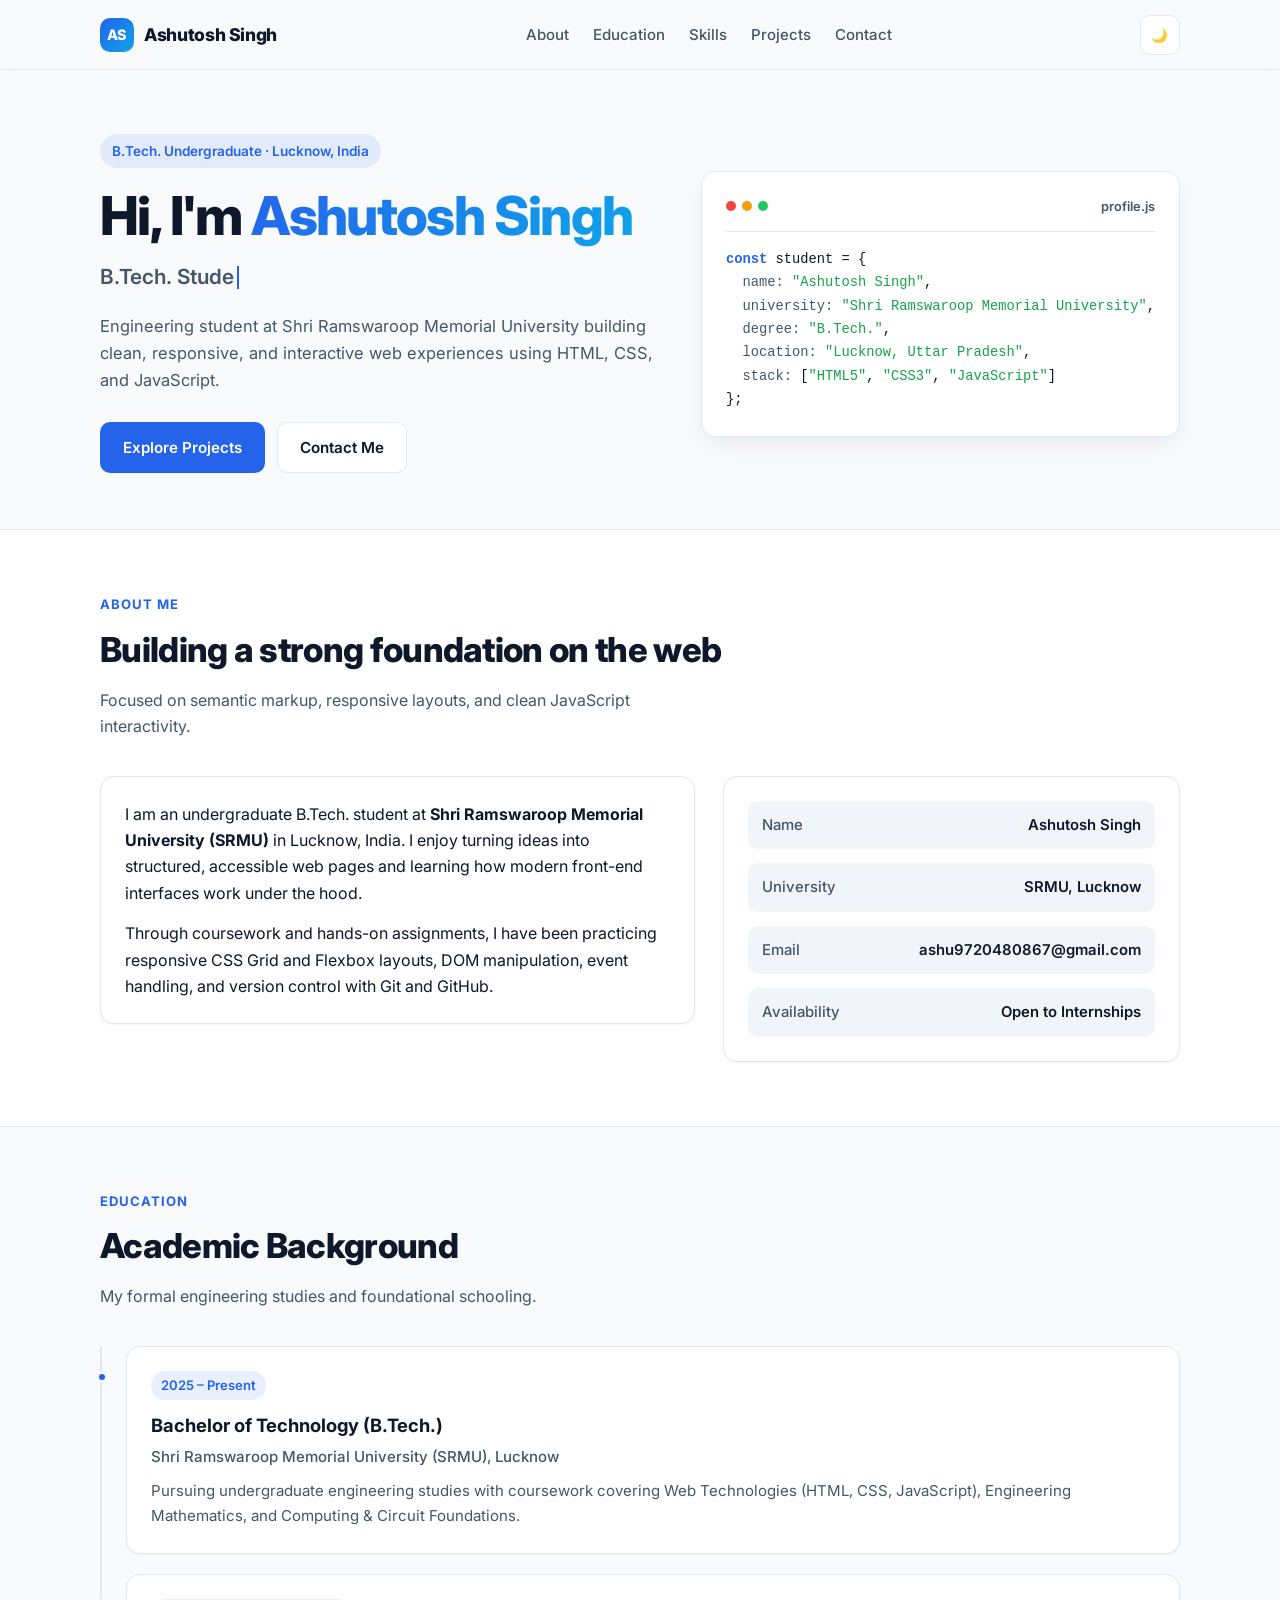
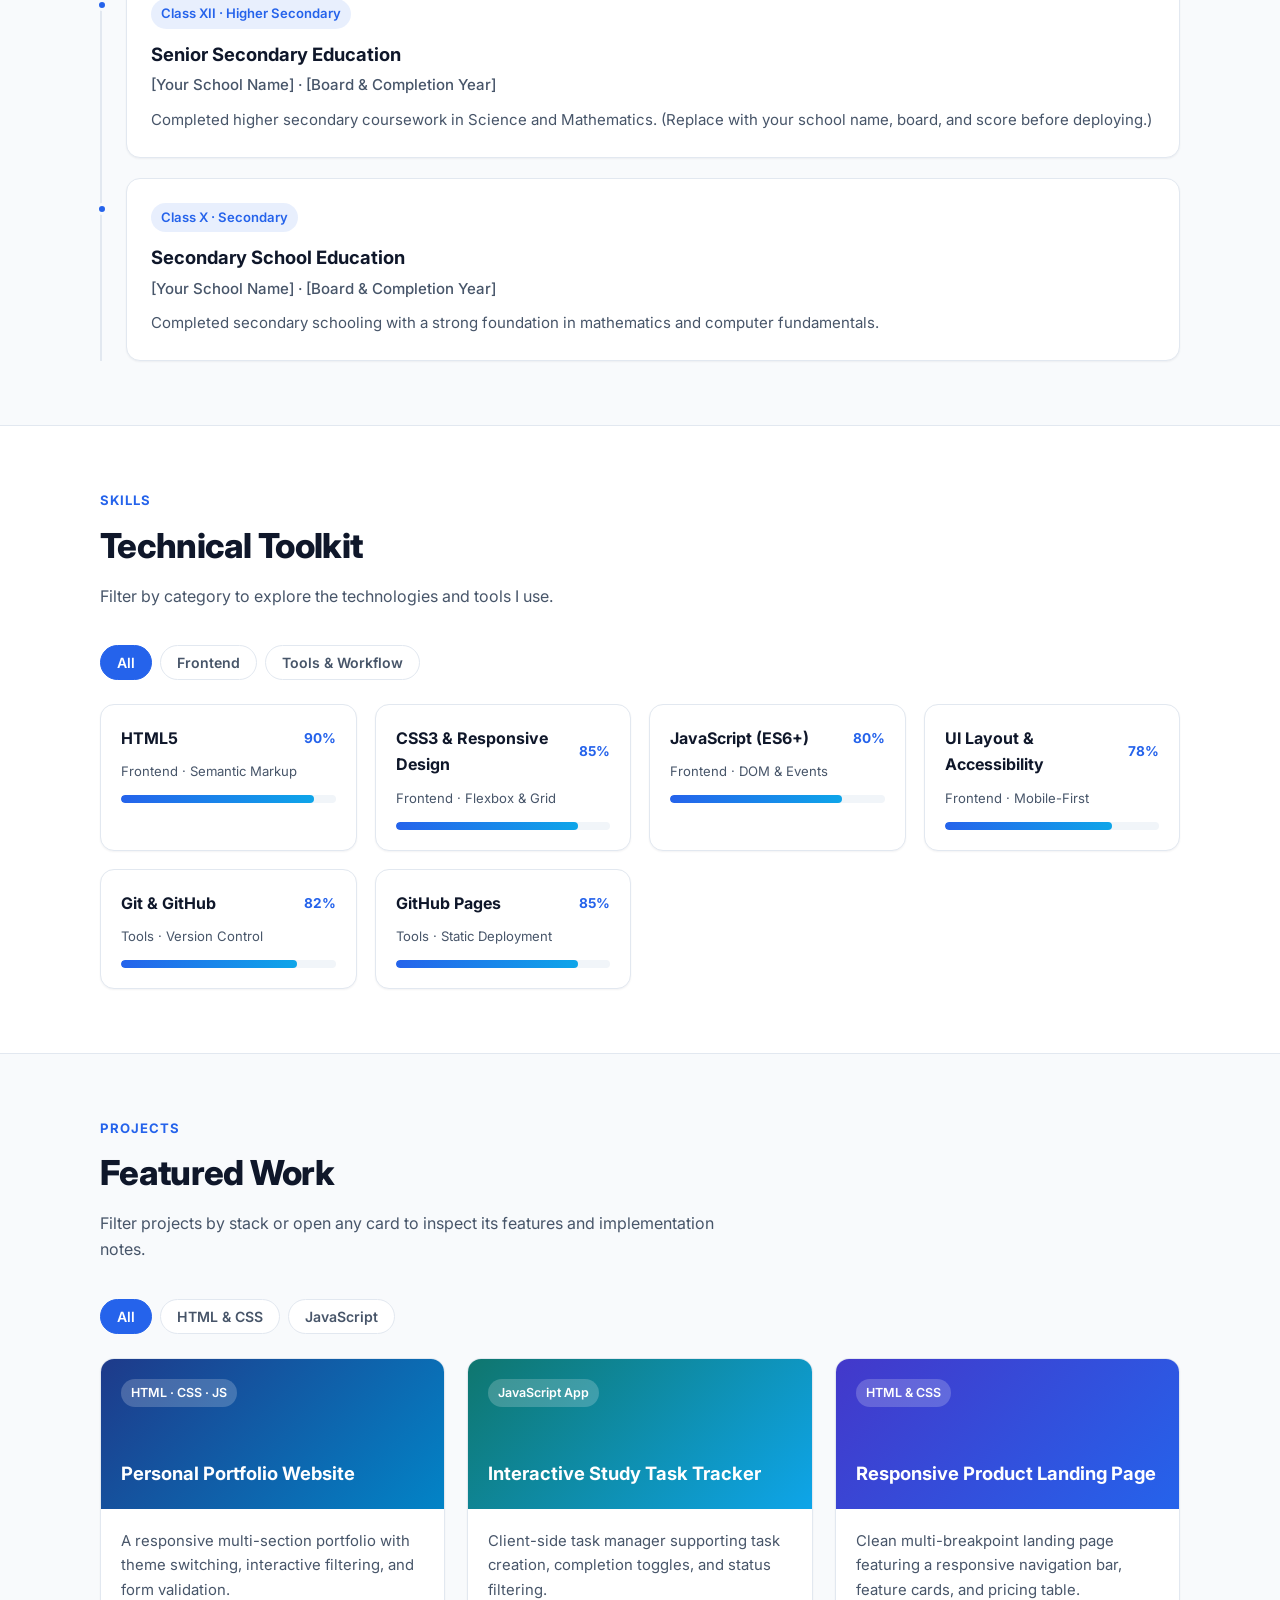
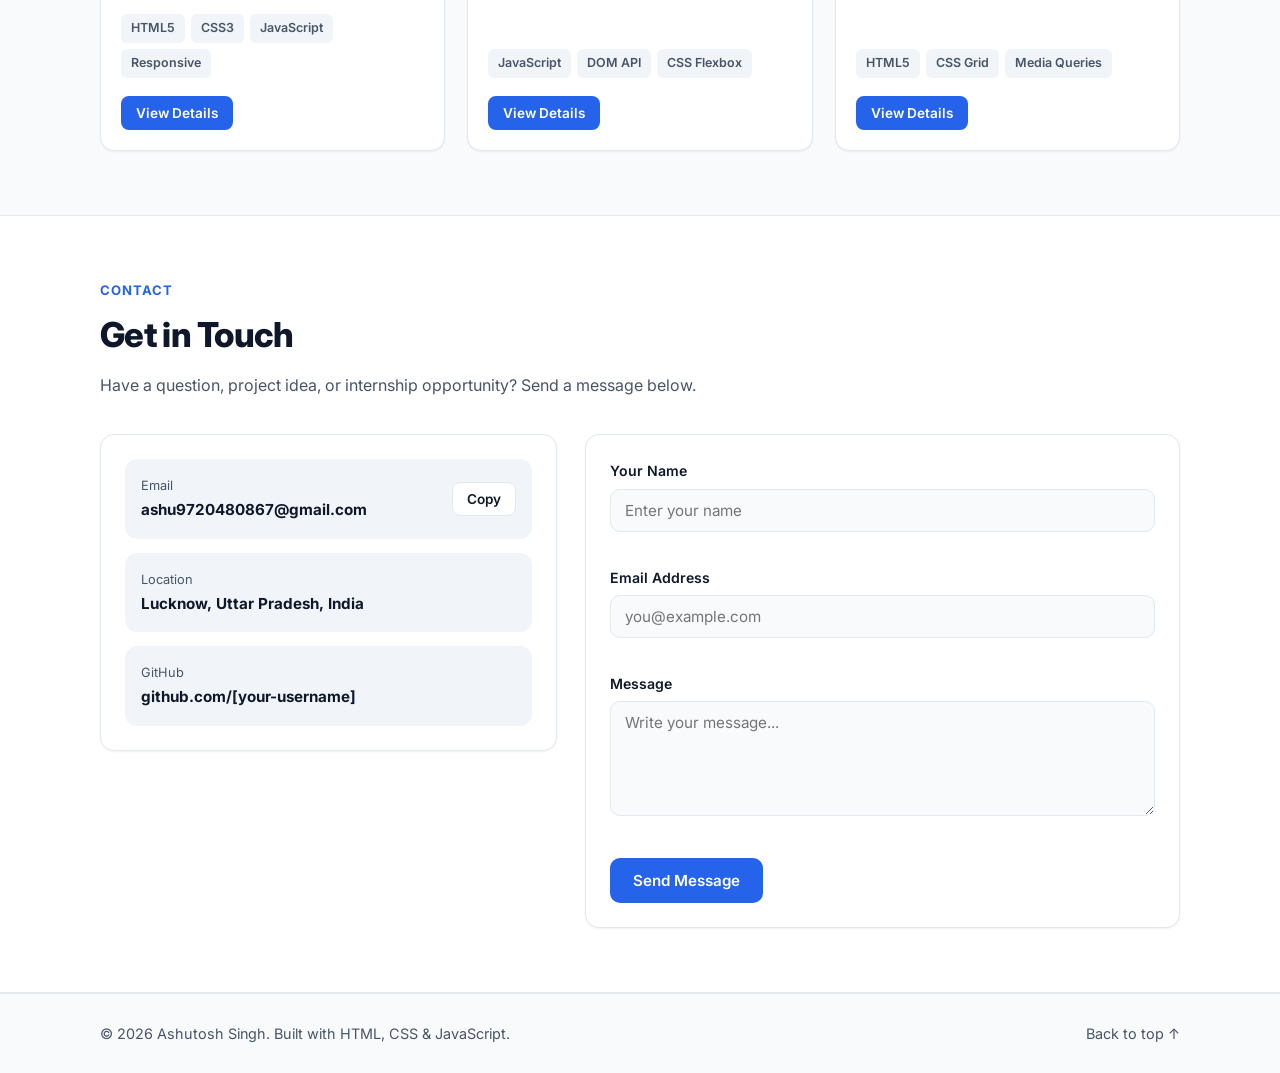
<file: index.html>
<!DOCTYPE html>
<html lang="en" data-theme="light">
<head>
  <meta charset="UTF-8" />
  <meta name="viewport" content="width=device-width, initial-scale=1.0" />
  <title>Ashutosh Singh — Personal Portfolio</title>
  <link rel="preconnect" href="https://fonts.googleapis.com" />
  <link rel="preconnect" href="https://fonts.gstatic.com" crossorigin />
  <link href="https://fonts.googleapis.com/css2?family=Inter:wght@400;500;600;700;800&display=swap" rel="stylesheet" />
  <link rel="stylesheet" href="style.css" />
</head>
<body>
  <header class="navbar">
    <div class="container nav-inner">
      <a href="#home" class="brand">
        <span class="brand-badge">AS</span>
        <span>Ashutosh Singh</span>
      </a>

      <ul class="nav-links" id="navLinks">
        <li><a href="#about" class="nav-link">About</a></li>
        <li><a href="#education" class="nav-link">Education</a></li>
        <li><a href="#skills" class="nav-link">Skills</a></li>
        <li><a href="#projects" class="nav-link">Projects</a></li>
        <li><a href="#contact" class="nav-link">Contact</a></li>
      </ul>

      <div class="nav-actions">
        <button class="icon-btn" id="themeToggle" type="button" aria-label="Toggle color theme" title="Toggle dark or light mode">
          <span id="themeIcon">🌙</span>
        </button>
        <button class="icon-btn menu-toggle" id="menuToggle" type="button" aria-label="Toggle navigation menu" aria-expanded="false">
          ☰
        </button>
      </div>
    </div>
  </header>

  <main>
    <section id="home" class="hero">
      <div class="container hero-grid">
        <div>
          <span class="eyebrow">B.Tech. Undergraduate · Lucknow, India</span>
          <h1>Hi, I'm <span>Ashutosh Singh</span></h1>
          <div class="typing-line">
            <span id="typingText">Web Development Student</span><span class="typing-cursor" aria-hidden="true"></span>
          </div>
          <p class="hero-desc">
            Engineering student at Shri Ramswaroop Memorial University building clean, responsive, and interactive web experiences using HTML, CSS, and JavaScript.
          </p>
          <div class="btn-row">
            <a href="#projects" class="btn btn-primary">Explore Projects</a>
            <a href="#contact" class="btn btn-outline">Contact Me</a>
          </div>
        </div>

        <div class="hero-card" aria-label="Developer profile summary">
          <div class="code-window-top">
            <div class="dots" aria-hidden="true">
              <span></span><span></span><span></span>
            </div>
            <span class="code-filename">profile.js</span>
          </div>
          <pre class="code-block"><span class="code-k">const</span> student = {
  <span class="code-p">name:</span> <span class="code-s">"Ashutosh Singh"</span>,
  <span class="code-p">university:</span> <span class="code-s">"Shri Ramswaroop Memorial University"</span>,
  <span class="code-p">degree:</span> <span class="code-s">"B.Tech."</span>,
  <span class="code-p">location:</span> <span class="code-s">"Lucknow, Uttar Pradesh"</span>,
  <span class="code-p">stack:</span> [<span class="code-s">"HTML5"</span>, <span class="code-s">"CSS3"</span>, <span class="code-s">"JavaScript"</span>]
};</pre>
        </div>
      </div>
    </section>

    <section id="about" class="section-alt">
      <div class="container">
        <div class="section-head">
          <div class="section-tag">About Me</div>
          <h2>Building a strong foundation on the web</h2>
          <p>Focused on semantic markup, responsive layouts, and clean JavaScript interactivity.</p>
        </div>

        <div class="about-grid">
          <div class="card about-text">
            <p>
              I am an undergraduate B.Tech. student at <strong>Shri Ramswaroop Memorial University (SRMU)</strong> in Lucknow, India. I enjoy turning ideas into structured, accessible web pages and learning how modern front-end interfaces work under the hood.
            </p>
            <p>
              Through coursework and hands-on assignments, I have been practicing responsive CSS Grid and Flexbox layouts, DOM manipulation, event handling, and version control with Git and GitHub.
            </p>
          </div>

          <div class="card info-list">
            <div class="info-item">
              <span class="info-label">Name</span>
              <span class="info-val">Ashutosh Singh</span>
            </div>
            <div class="info-item">
              <span class="info-label">University</span>
              <span class="info-val">SRMU, Lucknow</span>
            </div>
            <div class="info-item">
              <span class="info-label">Email</span>
              <span class="info-val">ashu9720480867@gmail.com</span>
            </div>
            <div class="info-item">
              <span class="info-label">Availability</span>
              <span class="info-val">Open to Internships</span>
            </div>
          </div>
        </div>
      </div>
    </section>

    <section id="education">
      <div class="container">
        <div class="section-head">
          <div class="section-tag">Education</div>
          <h2>Academic Background</h2>
          <p>My formal engineering studies and foundational schooling.</p>
        </div>

        <div class="timeline">
          <article class="card timeline-item">
            <span class="timeline-meta">2025 – Present</span>
            <h3>Bachelor of Technology (B.Tech.)</h3>
            <div class="timeline-sub">Shri Ramswaroop Memorial University (SRMU), Lucknow</div>
            <p>
              Pursuing undergraduate engineering studies with coursework covering Web Technologies (HTML, CSS, JavaScript), Engineering Mathematics, and Computing &amp; Circuit Foundations.
            </p>
          </article>

          <article class="card timeline-item">
            <span class="timeline-meta">Class XII · Higher Secondary</span>
            <h3>Senior Secondary Education</h3>
            <div class="timeline-sub">[Your School Name] · [Board &amp; Completion Year]</div>
            <p>
              Completed higher secondary coursework in Science and Mathematics. (Replace with your school name, board, and score before deploying.)
            </p>
          </article>

          <article class="card timeline-item">
            <span class="timeline-meta">Class X · Secondary</span>
            <h3>Secondary School Education</h3>
            <div class="timeline-sub">[Your School Name] · [Board &amp; Completion Year]</div>
            <p>
              Completed secondary schooling with a strong foundation in mathematics and computer fundamentals.
            </p>
          </article>
        </div>
      </div>
    </section>

    <section id="skills" class="section-alt">
      <div class="container">
        <div class="section-head">
          <div class="section-tag">Skills</div>
          <h2>Technical Toolkit</h2>
          <p>Filter by category to explore the technologies and tools I use.</p>
        </div>

        <div class="filter-bar" id="skillFilters" role="tablist" aria-label="Filter skills by category">
          <button class="filter-btn active" type="button" data-filter="all">All</button>
          <button class="filter-btn" type="button" data-filter="frontend">Frontend</button>
          <button class="filter-btn" type="button" data-filter="tools">Tools &amp; Workflow</button>
        </div>

        <div class="skills-grid" id="skillsGrid"></div>
      </div>
    </section>

    <section id="projects">
      <div class="container">
        <div class="section-head">
          <div class="section-tag">Projects</div>
          <h2>Featured Work</h2>
          <p>Filter projects by stack or open any card to inspect its features and implementation notes.</p>
        </div>

        <div class="filter-bar" id="projectFilters" role="tablist" aria-label="Filter projects by category">
          <button class="filter-btn active" type="button" data-filter="all">All</button>
          <button class="filter-btn" type="button" data-filter="html-css">HTML &amp; CSS</button>
          <button class="filter-btn" type="button" data-filter="javascript">JavaScript</button>
        </div>

        <div class="projects-grid" id="projectsGrid"></div>
      </div>
    </section>

    <section id="contact" class="section-alt">
      <div class="container">
        <div class="section-head">
          <div class="section-tag">Contact</div>
          <h2>Get in Touch</h2>
          <p>Have a question, project idea, or internship opportunity? Send a message below.</p>
        </div>

        <div class="contact-grid">
          <div class="card contact-methods">
            <div class="contact-box">
              <div>
                <small>Email</small>
                <strong id="emailValue">ashu9720480867@gmail.com</strong>
              </div>
              <button class="btn btn-outline btn-sm" id="copyEmailBtn" type="button">Copy</button>
            </div>

            <div class="contact-box">
              <div>
                <small>Location</small>
                <strong>Lucknow, Uttar Pradesh, India</strong>
              </div>
            </div>

            <div class="contact-box">
              <div>
                <small>GitHub</small>
                <strong>github.com/[your-username]</strong>
              </div>
            </div>
          </div>

          <form class="card" id="contactForm" novalidate>
            <div class="form-group">
              <label for="senderName">Your Name</label>
              <input class="form-control" id="senderName" name="name" type="text" placeholder="Enter your name" required />
              <div class="field-error" id="nameError"></div>
            </div>

            <div class="form-group">
              <label for="senderEmail">Email Address</label>
              <input class="form-control" id="senderEmail" name="email" type="email" placeholder="you@example.com" required />
              <div class="field-error" id="emailError"></div>
            </div>

            <div class="form-group">
              <label for="senderMessage">Message</label>
              <textarea class="form-control" id="senderMessage" name="message" placeholder="Write your message..." required></textarea>
              <div class="field-error" id="messageError"></div>
            </div>

            <button class="btn btn-primary" type="submit">Send Message</button>
          </form>
        </div>
      </div>
    </section>
  </main>

  <footer>
    <div class="container footer-inner">
      <span>© <span id="currentYear"></span> Ashutosh Singh. Built with HTML, CSS &amp; JavaScript.</span>
      <a href="#home">Back to top ↑</a>
    </div>
  </footer>

  <button class="back-to-top" id="backToTop" type="button" aria-label="Scroll back to top">↑</button>

  <div class="modal-backdrop" id="projectModal" role="dialog" aria-modal="true" aria-labelledby="modalTitle">
    <div class="modal-card">
      <div class="modal-header">
        <h3 id="modalTitle">Project Title</h3>
        <button class="icon-btn" id="closeModalBtn" type="button" aria-label="Close modal">✕</button>
      </div>
      <div class="modal-body">
        <p id="modalDesc"></p>
        <div class="tag-row" id="modalTags"></div>
      </div>
    </div>
  </div>

  <div class="toast" id="toast" role="status" aria-live="polite"></div>

  <script src="script.js"></script>
</body>
</html>
</file>
<file: style.css>
:root {
  --bg: #f8fafc;
  --bg-alt: #ffffff;
  --surface: #ffffff;
  --surface-muted: #f1f5f9;
  --text: #0f172a;
  --text-muted: #475569;
  --border: #e2e8f0;
  --primary: #2563eb;
  --primary-hover: #1d4ed8;
  --primary-soft: rgba(37, 99, 235, 0.1);
  --accent: #0ea5e9;
  --success: #16a34a;
  --danger: #dc2626;
  --shadow-sm: 0 1px 2px rgba(15, 23, 42, 0.05);
  --shadow-md: 0 10px 25px -5px rgba(15, 23, 42, 0.08);
  --radius: 14px;
  --nav-height: 70px;
}

[data-theme="dark"] {
  --bg: #0b1120;
  --bg-alt: #0f172a;
  --surface: #1e293b;
  --surface-muted: #162033;
  --text: #f1f5f9;
  --text-muted: #94a3b8;
  --border: #334155;
  --primary: #3b82f6;
  --primary-hover: #60a5fa;
  --primary-soft: rgba(59, 130, 246, 0.16);
  --accent: #38bdf8;
  --shadow-sm: 0 1px 2px rgba(0, 0, 0, 0.25);
  --shadow-md: 0 12px 28px -6px rgba(0, 0, 0, 0.45);
}

*, *::before, *::after {
  box-sizing: border-box;
  margin: 0;
  padding: 0;
}

html {
  scroll-behavior: smooth;
  scroll-padding-top: calc(var(--nav-height) + 16px);
}

body {
  font-family: 'Inter', -apple-system, BlinkMacSystemFont, 'Segoe UI', Roboto, sans-serif;
  background-color: var(--bg);
  color: var(--text);
  line-height: 1.65;
  transition: background-color 0.25s ease, color 0.25s ease;
  overflow-x: hidden;
}

a {
  color: inherit;
  text-decoration: none;
}

button {
  font-family: inherit;
  cursor: pointer;
}

.container {
  width: 100%;
  max-width: 1120px;
  margin: 0 auto;
  padding: 0 20px;
}

.navbar {
  position: sticky;
  top: 0;
  z-index: 100;
  height: var(--nav-height);
  background: rgba(248, 250, 252, 0.85);
  backdrop-filter: blur(12px);
  border-bottom: 1px solid var(--border);
  transition: background-color 0.25s ease, border-color 0.25s ease;
}

[data-theme="dark"] .navbar {
  background: rgba(11, 17, 32, 0.85);
}

.nav-inner {
  height: 100%;
  display: flex;
  align-items: center;
  justify-content: space-between;
  gap: 16px;
}

.brand {
  display: inline-flex;
  align-items: center;
  gap: 10px;
  font-weight: 800;
  font-size: 1.1rem;
  letter-spacing: -0.02em;
}

.brand-badge {
  width: 34px;
  height: 34px;
  border-radius: 10px;
  background: linear-gradient(135deg, var(--primary), var(--accent));
  color: #ffffff;
  display: grid;
  place-items: center;
  font-size: 0.9rem;
  font-weight: 800;
}

.nav-links {
  display: flex;
  align-items: center;
  gap: 24px;
  list-style: none;
}

.nav-links a {
  font-size: 0.94rem;
  font-weight: 500;
  color: var(--text-muted);
  transition: color 0.2s ease;
  position: relative;
  padding: 4px 0;
}

.nav-links a:hover,
.nav-links a.active {
  color: var(--primary);
}

.nav-links a.active::after {
  content: "";
  position: absolute;
  left: 0;
  right: 0;
  bottom: -2px;
  height: 2px;
  border-radius: 2px;
  background: var(--primary);
}

.nav-actions {
  display: flex;
  align-items: center;
  gap: 10px;
}

.icon-btn {
  width: 40px;
  height: 40px;
  border-radius: 10px;
  border: 1px solid var(--border);
  background: var(--surface);
  color: var(--text);
  display: grid;
  place-items: center;
  transition: border-color 0.2s ease, background-color 0.2s ease, transform 0.15s ease;
}

.icon-btn:hover {
  border-color: var(--primary);
  transform: translateY(-1px);
}

.menu-toggle {
  display: none;
}

.hero {
  padding: 64px 0 56px;
}

.hero-grid {
  display: grid;
  grid-template-columns: 1.25fr 0.95fr;
  gap: 40px;
  align-items: center;
}

.eyebrow {
  display: inline-flex;
  align-items: center;
  gap: 8px;
  padding: 6px 12px;
  border-radius: 999px;
  background: var(--primary-soft);
  color: var(--primary);
  font-size: 0.85rem;
  font-weight: 600;
  margin-bottom: 18px;
}

.hero h1 {
  font-size: clamp(2.1rem, 4.5vw, 3.35rem);
  line-height: 1.12;
  font-weight: 800;
  letter-spacing: -0.03em;
  margin-bottom: 14px;
}

.hero h1 span {
  background: linear-gradient(135deg, var(--primary), var(--accent));
  -webkit-background-clip: text;
  -webkit-text-fill-color: transparent;
}

.typing-line {
  font-size: clamp(1.05rem, 2vw, 1.3rem);
  font-weight: 600;
  color: var(--text-muted);
  min-height: 2rem;
  margin-bottom: 18px;
}

.typing-cursor {
  display: inline-block;
  width: 2px;
  height: 1.15em;
  background: var(--primary);
  vertical-align: text-bottom;
  margin-left: 3px;
  animation: blink 0.9s infinite;
}

@keyframes blink {
  0%, 49% { opacity: 1; }
  50%, 100% { opacity: 0; }
}

.hero-desc {
  color: var(--text-muted);
  font-size: 1.03rem;
  max-width: 560px;
  margin-bottom: 28px;
}

.btn-row {
  display: flex;
  flex-wrap: wrap;
  gap: 12px;
}

.btn {
  display: inline-flex;
  align-items: center;
  justify-content: center;
  gap: 8px;
  padding: 12px 22px;
  border-radius: 10px;
  font-weight: 600;
  font-size: 0.95rem;
  border: 1px solid transparent;
  transition: background-color 0.2s ease, transform 0.15s ease, border-color 0.2s ease;
}

.btn-primary {
  background: var(--primary);
  color: #ffffff;
}

.btn-primary:hover {
  background: var(--primary-hover);
  transform: translateY(-1px);
}

.btn-outline {
  background: var(--surface);
  border-color: var(--border);
  color: var(--text);
}

.btn-outline:hover {
  border-color: var(--primary);
  color: var(--primary);
  transform: translateY(-1px);
}

.hero-card {
  background: var(--surface);
  border: 1px solid var(--border);
  border-radius: var(--radius);
  padding: 24px;
  box-shadow: var(--shadow-md);
}

.code-window-top {
  display: flex;
  align-items: center;
  justify-content: space-between;
  padding-bottom: 14px;
  margin-bottom: 16px;
  border-bottom: 1px solid var(--border);
}

.dots {
  display: flex;
  gap: 6px;
}

.dots span {
  width: 10px;
  height: 10px;
  border-radius: 50%;
}

.dots span:nth-child(1) { background: #ef4444; }
.dots span:nth-child(2) { background: #f59e0b; }
.dots span:nth-child(3) { background: #22c55e; }

.code-filename {
  font-size: 0.8rem;
  color: var(--text-muted);
  font-weight: 600;
}

.code-block {
  font-family: ui-monospace, SFMono-Regular, Menlo, Monaco, Consolas, monospace;
  font-size: 0.86rem;
  line-height: 1.7;
  color: var(--text);
  overflow-x: auto;
}

.code-k { color: var(--primary); font-weight: 600; }
.code-s { color: var(--success); }
.code-p { color: var(--text-muted); }

section {
  padding: 64px 0;
}

.section-alt {
  background: var(--bg-alt);
  border-top: 1px solid var(--border);
  border-bottom: 1px solid var(--border);
}

.section-head {
  margin-bottom: 36px;
}

.section-tag {
  font-size: 0.82rem;
  font-weight: 700;
  text-transform: uppercase;
  letter-spacing: 0.08em;
  color: var(--primary);
  margin-bottom: 6px;
}

.section-head h2 {
  font-size: clamp(1.6rem, 3vw, 2.15rem);
  font-weight: 800;
  letter-spacing: -0.02em;
  margin-bottom: 8px;
}

.section-head p {
  color: var(--text-muted);
  max-width: 620px;
}

.about-grid {
  display: grid;
  grid-template-columns: 1.3fr 1fr;
  gap: 28px;
  align-items: start;
}

.card {
  background: var(--surface);
  border: 1px solid var(--border);
  border-radius: var(--radius);
  padding: 24px;
  box-shadow: var(--shadow-sm);
}

.about-text p + p {
  margin-top: 14px;
}

.info-list {
  display: grid;
  gap: 14px;
}

.info-item {
  display: flex;
  justify-content: space-between;
  align-items: center;
  gap: 12px;
  padding: 12px 14px;
  border-radius: 10px;
  background: var(--surface-muted);
  font-size: 0.93rem;
}

.info-label {
  color: var(--text-muted);
  font-weight: 500;
}

.info-val {
  font-weight: 600;
  text-align: right;
}

.timeline {
  position: relative;
  display: grid;
  gap: 20px;
  padding-left: 24px;
  border-left: 2px solid var(--border);
}

.timeline-item {
  position: relative;
}

.timeline-item::before {
  content: "";
  position: absolute;
  left: -31px;
  top: 24px;
  width: 12px;
  height: 12px;
  border-radius: 50%;
  background: var(--primary);
  border: 3px solid var(--bg);
}

.timeline-meta {
  display: inline-block;
  font-size: 0.82rem;
  font-weight: 600;
  color: var(--primary);
  background: var(--primary-soft);
  padding: 4px 10px;
  border-radius: 999px;
  margin-bottom: 10px;
}

.timeline-item h3 {
  font-size: 1.15rem;
  font-weight: 700;
  margin-bottom: 4px;
}

.timeline-sub {
  color: var(--text-muted);
  font-weight: 500;
  font-size: 0.94rem;
  margin-bottom: 10px;
}

.timeline-item p {
  color: var(--text-muted);
  font-size: 0.94rem;
}

.filter-bar {
  display: flex;
  flex-wrap: wrap;
  gap: 8px;
  margin-bottom: 24px;
}

.filter-btn {
  padding: 8px 16px;
  border-radius: 999px;
  border: 1px solid var(--border);
  background: var(--surface);
  color: var(--text-muted);
  font-size: 0.88rem;
  font-weight: 600;
  transition: all 0.2s ease;
}

.filter-btn:hover {
  border-color: var(--primary);
  color: var(--primary);
}

.filter-btn.active {
  background: var(--primary);
  border-color: var(--primary);
  color: #ffffff;
}

.skills-grid {
  display: grid;
  grid-template-columns: repeat(auto-fill, minmax(250px, 1fr));
  gap: 18px;
}

.skill-card {
  background: var(--surface);
  border: 1px solid var(--border);
  border-radius: var(--radius);
  padding: 20px;
  box-shadow: var(--shadow-sm);
  transition: transform 0.2s ease, border-color 0.2s ease;
}

.skill-card:hover {
  transform: translateY(-2px);
  border-color: var(--primary);
}

.skill-top {
  display: flex;
  justify-content: space-between;
  align-items: center;
  margin-bottom: 10px;
}

.skill-name {
  font-weight: 700;
  font-size: 1rem;
}

.skill-pct {
  font-size: 0.85rem;
  font-weight: 700;
  color: var(--primary);
}

.skill-cat {
  font-size: 0.82rem;
  color: var(--text-muted);
  margin-bottom: 12px;
}

.progress-track {
  width: 100%;
  height: 8px;
  border-radius: 999px;
  background: var(--surface-muted);
  overflow: hidden;
}

.progress-fill {
  height: 100%;
  width: 0;
  border-radius: 999px;
  background: linear-gradient(90deg, var(--primary), var(--accent));
  transition: width 0.8s cubic-bezier(0.22, 1, 0.36, 1);
}

.projects-grid {
  display: grid;
  grid-template-columns: repeat(auto-fill, minmax(300px, 1fr));
  gap: 22px;
}

.project-card {
  background: var(--surface);
  border: 1px solid var(--border);
  border-radius: var(--radius);
  overflow: hidden;
  display: flex;
  flex-direction: column;
  box-shadow: var(--shadow-sm);
  transition: transform 0.2s ease, box-shadow 0.2s ease, border-color 0.2s ease;
}

.project-card:hover {
  transform: translateY(-3px);
  box-shadow: var(--shadow-md);
  border-color: var(--primary);
}

.project-thumb {
  height: 150px;
  padding: 20px;
  display: flex;
  flex-direction: column;
  justify-content: space-between;
  color: #ffffff;
  background: linear-gradient(135deg, #1e3a8a, #0284c7);
}

.project-thumb.alt-2 {
  background: linear-gradient(135deg, #0f766e, #0ea5e9);
}

.project-thumb.alt-3 {
  background: linear-gradient(135deg, #4338ca, #2563eb);
}

.project-badge {
  align-self: flex-start;
  padding: 4px 10px;
  border-radius: 999px;
  background: rgba(255, 255, 255, 0.2);
  font-size: 0.78rem;
  font-weight: 600;
}

.project-thumb-title {
  font-size: 1.15rem;
  font-weight: 700;
}

.project-body {
  padding: 20px;
  flex: 1;
  display: flex;
  flex-direction: column;
  gap: 12px;
}

.project-body p {
  color: var(--text-muted);
  font-size: 0.93rem;
  flex: 1;
}

.tag-row {
  display: flex;
  flex-wrap: wrap;
  gap: 6px;
}

.tag {
  padding: 4px 10px;
  border-radius: 6px;
  background: var(--surface-muted);
  color: var(--text-muted);
  font-size: 0.78rem;
  font-weight: 600;
}

.project-actions {
  display: flex;
  gap: 10px;
  padding-top: 6px;
}

.btn-sm {
  padding: 8px 14px;
  font-size: 0.85rem;
  border-radius: 8px;
}

.contact-grid {
  display: grid;
  grid-template-columns: 1fr 1.3fr;
  gap: 28px;
  align-items: start;
}

.contact-methods {
  display: grid;
  gap: 14px;
}

.contact-box {
  padding: 16px;
  border-radius: 12px;
  background: var(--surface-muted);
  display: flex;
  align-items: center;
  justify-content: space-between;
  gap: 12px;
}

.contact-box small {
  display: block;
  color: var(--text-muted);
  font-size: 0.8rem;
}

.contact-box strong {
  font-size: 0.95rem;
  word-break: break-word;
}

.form-group {
  margin-bottom: 16px;
}

.form-group label {
  display: block;
  font-size: 0.88rem;
  font-weight: 600;
  margin-bottom: 6px;
}

.form-control {
  width: 100%;
  padding: 11px 14px;
  border-radius: 10px;
  border: 1px solid var(--border);
  background: var(--bg);
  color: var(--text);
  font-family: inherit;
  font-size: 0.95rem;
  transition: border-color 0.2s ease, box-shadow 0.2s ease;
}

.form-control:focus {
  outline: none;
  border-color: var(--primary);
  box-shadow: 0 0 0 3px var(--primary-soft);
}

textarea.form-control {
  min-height: 115px;
  resize: vertical;
}

.field-error {
  color: var(--danger);
  font-size: 0.8rem;
  margin-top: 4px;
  min-height: 1.1em;
}

footer {
  padding: 28px 0;
  border-top: 1px solid var(--border);
  color: var(--text-muted);
  font-size: 0.9rem;
}

.footer-inner {
  display: flex;
  flex-wrap: wrap;
  justify-content: space-between;
  align-items: center;
  gap: 12px;
}

.back-to-top {
  position: fixed;
  right: 20px;
  bottom: 20px;
  width: 44px;
  height: 44px;
  border-radius: 50%;
  border: none;
  background: var(--primary);
  color: #ffffff;
  box-shadow: var(--shadow-md);
  display: grid;
  place-items: center;
  opacity: 0;
  pointer-events: none;
  transform: translateY(10px);
  transition: opacity 0.25s ease, transform 0.25s ease;
  z-index: 90;
}

.back-to-top.visible {
  opacity: 1;
  pointer-events: auto;
  transform: translateY(0);
}

.modal-backdrop {
  position: fixed;
  inset: 0;
  background: rgba(15, 23, 42, 0.6);
  display: none;
  align-items: center;
  justify-content: center;
  padding: 20px;
  z-index: 200;
}

.modal-backdrop.open {
  display: flex;
}

.modal-card {
  width: 100%;
  max-width: 520px;
  background: var(--surface);
  border: 1px solid var(--border);
  border-radius: var(--radius);
  padding: 24px;
  box-shadow: var(--shadow-md);
}

.modal-header {
  display: flex;
  justify-content: space-between;
  align-items: center;
  gap: 12px;
  margin-bottom: 12px;
}

.modal-body p {
  color: var(--text-muted);
  margin-bottom: 14px;
}

.toast {
  position: fixed;
  left: 50%;
  bottom: 24px;
  transform: translateX(-50%) translateY(20px);
  background: #0f172a;
  color: #ffffff;
  padding: 12px 18px;
  border-radius: 10px;
  font-size: 0.9rem;
  font-weight: 500;
  box-shadow: var(--shadow-md);
  opacity: 0;
  pointer-events: none;
  transition: opacity 0.25s ease, transform 0.25s ease;
  z-index: 300;
}

.toast.show {
  opacity: 1;
  transform: translateX(-50%) translateY(0);
}

@media (max-width: 860px) {
  .hero-grid,
  .about-grid,
  .contact-grid {
    grid-template-columns: 1fr;
  }

  .hero {
    padding: 44px 0 40px;
  }
}

@media (max-width: 720px) {
  .menu-toggle {
    display: grid;
  }

  .nav-links {
    position: fixed;
    top: var(--nav-height);
    left: 0;
    right: 0;
    background: var(--surface);
    border-bottom: 1px solid var(--border);
    flex-direction: column;
    align-items: flex-start;
    padding: 16px 20px;
    gap: 14px;
    display: none;
  }

  .nav-links.open {
    display: flex;
  }
}
</file>
